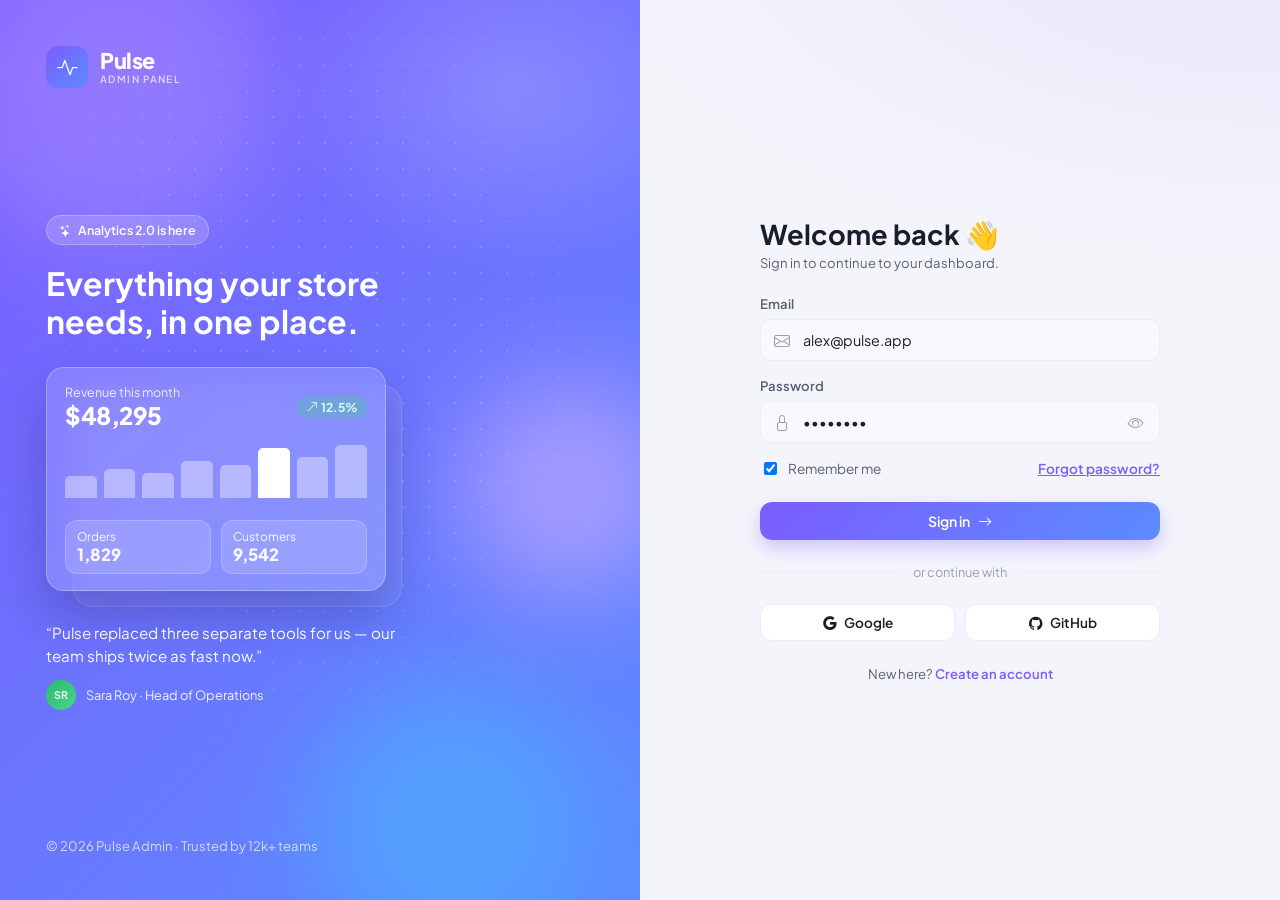
<file: billing.html>
<!DOCTYPE html>
<html lang="en" data-bs-theme="dark">
<head>
  <meta charset="UTF-8" />
  <meta name="viewport" content="width=device-width, initial-scale=1.0" />
  <script>(function(){try { if (localStorage.getItem("pulse-auth") !== "1") { window.location.replace("login.html"); return; } var t = localStorage.getItem("pulse-theme")||((window.matchMedia&&matchMedia("(prefers-color-scheme: light)").matches)?"light":"dark");document.documentElement.setAttribute("data-bs-theme",t);if(localStorage.getItem("pulse-collapsed")==="1"&&window.matchMedia&&matchMedia("(min-width: 992px)").matches)document.documentElement.classList.add("sidebar-collapsed");}catch(e){}})();</script>
  <title>Billing · Pulse Admin</title>
  <link rel="stylesheet" href="https://cdn.jsdelivr.net/npm/bootstrap-icons@1.11.3/font/bootstrap-icons.min.css" />
  <link rel="preconnect" href="https://fonts.googleapis.com" /><link rel="preconnect" href="https://fonts.gstatic.com" crossorigin />
  <link href="https://fonts.googleapis.com/css2?family=Plus+Jakarta+Sans:wght@400;500;600;700;800&display=swap" rel="stylesheet" />
  <link rel="stylesheet" href="css/style.css" />
</head>
<body data-page="billing" data-title="Billing & Plans" data-subtitle="Manage your subscription and invoices.">
  <aside class="sidebar" id="sidebar"></aside>
  <div class="sidebar-overlay" id="sidebarOverlay"></div>
  <div class="main">
    <header class="topbar" id="topbar"></header>
    <main class="content" id="page">

      <div class="grid-3">
        <div class="plan-card"><div class="plan-name">Starter</div><div class="plan-price">$0<small>/mo</small></div><ul><li><i class="bi bi-check-lg"></i> 1 admin seat</li><li><i class="bi bi-check-lg"></i> 100 orders / mo</li><li><i class="bi bi-check-lg"></i> Basic reports</li></ul><button class="btn-soft w-100 justify-content-center">Downgrade</button></div>
        <div class="plan-card active"><span class="chip v plan-tag">Current</span><div class="plan-name">Pro</div><div class="plan-price">$29<small>/mo</small></div><ul><li><i class="bi bi-check-lg"></i> 5 admin seats</li><li><i class="bi bi-check-lg"></i> Unlimited orders</li><li><i class="bi bi-check-lg"></i> Advanced analytics</li><li><i class="bi bi-check-lg"></i> Export &amp; API</li></ul><button class="btn-grad w-100 justify-content-center">Your plan</button></div>
        <div class="plan-card"><div class="plan-name">Enterprise</div><div class="plan-price">$99<small>/mo</small></div><ul><li><i class="bi bi-check-lg"></i> Unlimited seats</li><li><i class="bi bi-check-lg"></i> Dedicated support</li><li><i class="bi bi-check-lg"></i> SSO &amp; audit logs</li></ul><button class="btn-soft w-100 justify-content-center">Upgrade</button></div>
      </div>

      <section class="grid-2">
        <div class="panel">
          <div class="panel-head"><div><h5 class="panel-title">Invoices</h5><p class="panel-sub">Your billing history</p></div></div>
          <div class="table-responsive">
            <table class="table pulse-table align-middle mb-0">
              <thead><tr><th>Invoice</th><th>Date</th><th>Amount</th><th>Status</th><th class="text-end">Action</th></tr></thead>
              <tbody>
                <tr><td class="fw-semibold">INV-2026-011</td><td class="muted">Nov 01, 2026</td><td class="fw-semibold">$29.00</td><td><span class="pill ok">Paid</span></td><td class="text-end"><a href="#" class="btn-ghost">PDF <i class="bi bi-download"></i></a></td></tr>
                <tr><td class="fw-semibold">INV-2026-010</td><td class="muted">Oct 01, 2026</td><td class="fw-semibold">$29.00</td><td><span class="pill ok">Paid</span></td><td class="text-end"><a href="#" class="btn-ghost">PDF <i class="bi bi-download"></i></a></td></tr>
                <tr><td class="fw-semibold">INV-2026-009</td><td class="muted">Sep 01, 2026</td><td class="fw-semibold">$29.00</td><td><span class="pill ok">Paid</span></td><td class="text-end"><a href="#" class="btn-ghost">PDF <i class="bi bi-download"></i></a></td></tr>
              </tbody>
            </table>
          </div>
        </div>
        <div class="panel">
          <div class="panel-head"><div><h5 class="panel-title">Payment Method</h5><p class="panel-sub">Used for renewals</p></div></div>
          <div class="p-thumb ic-violet" style="height:120px;border-radius:14px;align-items:flex-start;padding:16px;justify-content:space-between;display:flex;flex-direction:column">
            <i class="bi bi-credit-card-2-front" style="font-size:1.6rem"></i>
            <div style="font-size:1.1rem;letter-spacing:2px">•••• •••• •••• 6411</div>
          </div>
          <div class="d-flex justify-content-between mt-3"><span class="muted">Visa · expires 08/28</span><a href="#" class="btn-ghost">Update</a></div>
          <div class="menu-divider my-3"></div>
          <div class="setting-row"><div class="sr-info"><strong>Next charge</strong><span>Auto-renews monthly</span></div><b>$29.00 · Dec 1</b></div>
        </div>
      </section>

    </main>
  </div>
  <script src="js/shell.js"></script>
</body>
</html>
</file>
<file: css/style.css>
/* =========================================================
   Pulse Dashboard — custom styles
   Light + Dark theming via [data-bs-theme], fully responsive
   ========================================================= */

:root {
  --sidebar-w: 264px;

  /* Brand gradient */
  --grad: linear-gradient(135deg, #7c5cff 0%, #5b8cff 100%);
  --grad-soft: linear-gradient(135deg, rgba(124,92,255,.14), rgba(91,140,255,.14));

  --violet: #7c5cff;
  --blue:   #5b8cff;
  --green:  #22c55e;
  --amber:  #f59e0b;
  --red:    #ef4444;

  --radius: 20px;
  --radius-sm: 14px;
  --shadow: 0 10px 30px rgba(20, 20, 50, .08);
  --shadow-lg: 0 20px 50px rgba(20, 20, 50, .12);
  --tr: .25s cubic-bezier(.4,0,.2,1);
}

/* ---------- Theme tokens ---------- */
[data-bs-theme="light"] {
  --bg: #f4f5fb;
  --bg-grad: radial-gradient(1200px 600px at 100% -10%, rgba(124,92,255,.10), transparent 60%),
             radial-gradient(1000px 500px at -10% 110%, rgba(91,140,255,.10), transparent 60%);
  --surface: #ffffff;
  --surface-2: #f8f9ff;
  --border: #eceef6;
  --text: #1a1d2b;
  --text-soft: #5a6072;
  --muted: #9aa0b4;
  --sidebar-bg: #ffffff;
}

[data-bs-theme="dark"] {
  --bg: #0c0e18;
  --bg-grad: radial-gradient(1200px 600px at 100% -10%, rgba(124,92,255,.18), transparent 60%),
             radial-gradient(1000px 500px at -10% 110%, rgba(91,140,255,.14), transparent 60%);
  --surface: #151826;
  --surface-2: #1b1f30;
  --border: #242838;
  --text: #f1f2f8;
  --text-soft: #a7adc2;
  --muted: #6b7189;
  --sidebar-bg: #11131f;
}

* { box-sizing: border-box; }

html, body { max-width: 100%; overflow-x: hidden; }

body {
  margin: 0;
  font-family: "Plus Jakarta Sans", system-ui, -apple-system, sans-serif;
  background: var(--bg);
  background-image: var(--bg-grad);
  background-attachment: fixed;
  color: var(--text);
  min-height: 100vh;
  transition: background var(--tr), color var(--tr);
}

/* Let grid/flex children shrink so nothing forces horizontal scroll */
.panel, .stat-card, .main, .content,
.stats-grid > *, .grid-main > *, .grid-bottom > * { min-width: 0; }
canvas { max-width: 100% !important; }

/* =========================================================
   Sidebar
   ========================================================= */
.sidebar {
  position: fixed;
  inset: 0 auto 0 0;
  width: var(--sidebar-w);
  background: var(--sidebar-bg);
  border-right: 1px solid var(--border);
  padding: 22px 16px;
  display: flex;
  flex-direction: column;
  gap: 8px;
  z-index: 1040;
  overflow: hidden;
  transition: width .34s cubic-bezier(.4,0,.2,1),
              transform .3s cubic-bezier(.4,0,.2,1),
              background var(--tr), border-color var(--tr);
}

.sidebar-nav::-webkit-scrollbar { width: 0; height: 0; display: none; }

.sidebar-brand {
  display: flex; align-items: center; gap: 12px;
  padding: 6px 10px 18px;
  overflow: hidden; white-space: nowrap;
}
.brand-logo {
  width: 42px; height: 42px; border-radius: 13px;
  display: grid; place-items: center; flex: none;
  background: var(--grad); color: #fff; font-size: 1.3rem;
  box-shadow: 0 4px 10px rgba(124,92,255,.22);
}
.brand-name { font-size: 1.35rem; font-weight: 800; letter-spacing: -.5px; line-height: 1.1; }
.brand-name small { display: block; font-size: .62rem; font-weight: 600; letter-spacing: .14em;
  text-transform: uppercase; color: var(--muted); margin-top: 2px; }

.sidebar-nav {
  display: flex; flex-direction: column; gap: 4px; flex: 1;
  min-height: 0;            /* let the flex child shrink so it can scroll */
  overflow-y: auto;
  overscroll-behavior: contain;
  scrollbar-width: none;    /* Firefox: hide scrollbar */
  -ms-overflow-style: none; /* old Edge: hide scrollbar */
}
.nav-label {
  font-size: .68rem; text-transform: uppercase; letter-spacing: .14em;
  color: var(--muted); font-weight: 700; margin: 16px 12px 6px;
}
.nav-item {
  display: flex; align-items: center; gap: 13px;
  padding: 11px 14px; border-radius: 12px;
  color: var(--text-soft); text-decoration: none; font-weight: 600;
  font-size: .94rem; position: relative; white-space: nowrap; overflow: hidden;
  transition: background var(--tr), color var(--tr), transform var(--tr);
}
.nav-item i { font-size: 1.1rem; flex: none; }
.nav-item > span:not(.nav-badge),
.brand-name, .brand-name small, .nav-label { transition: opacity .18s ease; }
.nav-item:hover { background: var(--surface-2); color: var(--text); transform: translateX(3px); }
.nav-item.active { background: var(--grad); color: #fff; box-shadow: 0 4px 10px rgba(124,92,255,.22); }
.nav-item.active:hover { transform: none; }
.nav-badge {
  margin-left: auto; background: var(--red); color: #fff;
  font-size: .7rem; font-weight: 700; padding: 1px 8px; border-radius: 20px;
}

.sidebar-upgrade {
  background: var(--grad); color: #fff; border-radius: var(--radius-sm);
  padding: 18px; text-align: center; margin-top: auto;
  position: relative; overflow: hidden;
}
.sidebar-upgrade::before {
  content: ""; position: absolute; top: -40px; right: -40px;
  width: 110px; height: 110px; background: rgba(255,255,255,.15); border-radius: 50%;
}
.sidebar-upgrade i { font-size: 1.6rem; }
.sidebar-upgrade h6 { font-weight: 800; margin: 8px 0 4px; }
.sidebar-upgrade p { font-size: .8rem; opacity: .9; margin-bottom: 12px; }

.sidebar-overlay {
  position: fixed; inset: 0; background: rgba(0,0,0,.5);
  backdrop-filter: blur(2px); opacity: 0; visibility: hidden;
  transition: opacity var(--tr); z-index: 1039;
}
.sidebar-overlay.show { opacity: 1; visibility: visible; }

/* =========================================================
   Main layout
   ========================================================= */
.main {
  margin-left: var(--sidebar-w);
  min-height: 100vh;
  padding-top: var(--topbar-h, 86px);
  transition: margin-left .34s cubic-bezier(.4,0,.2,1);
}

.topbar {
  position: fixed; top: 0; right: 0; left: var(--sidebar-w);
  z-index: 1030;
  display: flex; align-items: center; justify-content: space-between;
  gap: 16px; padding: 18px 28px;
  background: color-mix(in srgb, var(--bg) 82%, transparent);
  backdrop-filter: blur(16px); -webkit-backdrop-filter: blur(16px);
  border-bottom: 1px solid var(--border);
  transition: left .34s cubic-bezier(.4,0,.2,1), background var(--tr), border-color var(--tr);
  animation: fadeDown .55s ease both;
}
.page-title { font-size: 1.3rem; font-weight: 800; margin: 0; letter-spacing: -.4px; }
.page-sub { font-size: .85rem; color: var(--text-soft); margin: 2px 0 0; }

.topbar-actions { display: flex; align-items: center; gap: 12px; }

.search-box {
  display: flex; align-items: center; gap: 8px;
  background: var(--surface); border: 1px solid var(--border);
  padding: 9px 14px; border-radius: 12px; min-width: 240px;
  transition: border-color var(--tr), box-shadow var(--tr);
}
.search-box:focus-within { border-color: var(--violet); box-shadow: 0 0 0 3px rgba(124,92,255,.15); }
.search-box i { color: var(--muted); }
.search-box input { border: 0; outline: 0; background: transparent; color: var(--text); flex: 1; font-size: .9rem; }
.search-box kbd {
  font-size: .68rem; background: var(--surface-2); color: var(--muted);
  padding: 2px 6px; border-radius: 6px; border: 1px solid var(--border);
}

.icon-btn {
  position: relative; width: 42px; height: 42px; border-radius: 12px;
  border: 1px solid var(--border); background: var(--surface);
  color: var(--text-soft); font-size: 1.15rem; cursor: pointer;
  display: grid; place-items: center; transition: all var(--tr);
}
.icon-btn:hover { color: var(--text); border-color: var(--violet); transform: translateY(-2px); }
.icon-btn.sm { width: 34px; height: 34px; font-size: 1rem; }
.icon-btn .dot {
  position: absolute; top: 9px; right: 10px; width: 8px; height: 8px;
  background: var(--red); border-radius: 50%; border: 2px solid var(--surface);
}

.user-chip {
  display: flex; align-items: center; gap: 10px; cursor: pointer;
  padding: 3px 6px 3px 3px; border-radius: 14px; border: 1px solid transparent;
  background: transparent; color: inherit; font: inherit;
  transition: background var(--tr), border-color var(--tr);
}
.user-chip:hover { background: var(--surface-2); border-color: var(--border); }
.avatar {
  width: 42px; height: 42px; border-radius: 12px; display: grid; place-items: center;
  background: var(--grad); color: #fff; font-weight: 700; font-size: .85rem; flex: none;
  box-shadow: 0 6px 14px rgba(124,92,255,.35);
}
.avatar.lg { width: 46px; height: 46px; font-size: .92rem; }
.user-meta { line-height: 1.2; text-align: left; }
.user-meta strong { display: block; font-size: .85rem; font-weight: 700; }
.user-meta span { font-size: .72rem; color: var(--text-soft); }
.chev { font-size: .8rem; color: var(--muted); transition: transform var(--tr); }

/* =========================================================
   Dropdown menus (notifications + profile)
   ========================================================= */
.dropdown { position: relative; }
.menu {
  position: absolute; top: calc(100% + 12px); right: 0;
  width: 320px; max-width: calc(100vw - 32px);
  background: var(--surface); border: 1px solid var(--border);
  border-radius: 18px; box-shadow: var(--shadow-lg);
  padding: 8px; z-index: 1050;
  opacity: 0; visibility: hidden; transform: translateY(-8px) scale(.97);
  transform-origin: top right; transition: opacity .18s ease, transform .18s ease, visibility .18s;
}
.dropdown.open > .menu { opacity: 1; visibility: visible; transform: none; }
.dropdown.open .chev { transform: rotate(180deg); }

.menu-head {
  display: flex; align-items: center; justify-content: space-between;
  padding: 10px 12px 12px; border-bottom: 1px solid var(--border); margin-bottom: 6px;
}
.menu-head strong { font-size: .95rem; font-weight: 700; }
.menu-link { border: 0; background: transparent; color: var(--violet); font: inherit; font-size: .78rem; font-weight: 600; cursor: pointer; }
.menu-link:hover { text-decoration: underline; }

.menu-list { display: flex; flex-direction: column; gap: 2px; max-height: 340px; overflow-y: auto; }

/* Notification rows */
.notif { display: flex; gap: 12px; align-items: flex-start; padding: 10px; border-radius: 12px; text-decoration: none; position: relative; transition: background var(--tr); }
.notif:hover { background: var(--surface-2); }
.n-ico { width: 38px; height: 38px; border-radius: 11px; display: grid; place-items: center; color: #fff; font-size: 1rem; flex: none; }
.n-body p { margin: 0; font-size: .85rem; color: var(--text); line-height: 1.35; }
.n-body b { font-weight: 700; }
.n-body span { font-size: .74rem; color: var(--muted); }
.notif.unread { background: color-mix(in srgb, var(--violet) 7%, transparent); }
.notif.unread::after { content: ""; position: absolute; top: 14px; right: 12px; width: 8px; height: 8px; border-radius: 50%; background: var(--violet); }

.menu-foot { display: block; text-align: center; padding: 11px; margin-top: 6px; border-top: 1px solid var(--border); color: var(--violet); font-size: .84rem; font-weight: 600; text-decoration: none; border-radius: 0 0 12px 12px; }
.menu-foot:hover { background: var(--surface-2); }

/* ---------- Profile menu — premium styling ---------- */
.profile-menu { padding: 0; overflow: hidden; width: 300px; }

/* Gradient header banner */
.profile-banner {
  position: relative; display: flex; align-items: center; gap: 12px; padding: 18px 16px;
  color: #fff; overflow: hidden;
  background:
    radial-gradient(130px 90px at 88% -30%, rgba(255,255,255,.22), transparent 70%),
    linear-gradient(135deg, #7c5cff 0%, #5b8cff 100%);
}
.profile-banner::after {
  content: ""; position: absolute; right: -32px; bottom: -44px;
  width: 120px; height: 120px; background: rgba(255,255,255,.12); border-radius: 50%;
}
.pb-avatar { position: relative; flex: none; z-index: 1; }
.profile-banner .avatar.lg { background: rgba(255,255,255,.22); box-shadow: 0 6px 16px rgba(0,0,0,.22); }
.online {
  position: absolute; right: -2px; bottom: -2px; width: 13px; height: 13px;
  border-radius: 50%; background: #2ee07a; border: 2.5px solid #6a74ff;
  box-shadow: 0 0 0 0 rgba(46,224,122,.6); animation: pulse 1.8s infinite;
}
.pb-info { min-width: 0; z-index: 1; }
.pb-info strong { display: block; font-size: .95rem; font-weight: 800; }
.pb-info span { display: block; font-size: .76rem; opacity: .9; white-space: nowrap; overflow: hidden; text-overflow: ellipsis; }
.pb-badge {
  margin-left: auto; z-index: 1; display: inline-flex; align-items: center; gap: 4px; white-space: nowrap;
  background: rgba(255,255,255,.22); border: 1px solid rgba(255,255,255,.32);
  padding: 4px 9px; border-radius: 20px; font-size: .72rem; font-weight: 700;
}

/* Quick stats strip */
.profile-stats { display: grid; grid-template-columns: repeat(3, 1fr); padding: 12px 8px; border-bottom: 1px solid var(--border); }
.profile-stats > div { text-align: center; position: relative; }
.profile-stats > div + div::before {
  content: ""; position: absolute; left: 0; top: 50%; transform: translateY(-50%);
  width: 1px; height: 26px; background: var(--border);
}
.profile-stats strong { display: block; font-size: 1rem; font-weight: 800; letter-spacing: -.3px; }
.profile-stats span { font-size: .67rem; color: var(--text-soft); text-transform: uppercase; letter-spacing: .06em; }

/* Menu items with icon chips */
.profile-list { padding: 8px; }
.menu-item {
  display: flex; align-items: center; gap: 12px; padding: 9px 12px; border-radius: 12px;
  color: var(--text); text-decoration: none; font-size: .88rem; font-weight: 600;
  transition: background var(--tr), color var(--tr), transform var(--tr);
}
.menu-item:hover { background: var(--surface-2); transform: translateX(3px); }
.mi-ico {
  width: 34px; height: 34px; border-radius: 10px; display: grid; place-items: center;
  color: #fff; font-size: .95rem; flex: none; box-shadow: 0 4px 10px rgba(20,20,50,.14);
}
.mi-arrow { margin-left: auto; font-size: .78rem; color: var(--muted); opacity: 0; transform: translateX(-5px); transition: opacity .18s ease, transform .18s ease; }
.menu-item:hover .mi-arrow { opacity: 1; transform: none; }
.menu-item.logout { color: var(--red); }
.menu-item.logout:hover { background: rgba(239,68,68,.1); }
.ic-red { background: linear-gradient(135deg,#ef4444,#f87171); }

.menu-divider { height: 1px; background: var(--border); margin: 0; }

.content { padding: 26px 28px 40px; display: flex; flex-direction: column; gap: 22px; }

/* =========================================================
   Panels (generic card)
   ========================================================= */
.panel {
  background: var(--surface); border: 1px solid var(--border);
  border-radius: var(--radius); padding: 22px;
  box-shadow: var(--shadow); transition: transform var(--tr), box-shadow var(--tr), background var(--tr), border-color var(--tr);
}
.panel:hover { box-shadow: var(--shadow-lg); }
.panel-head { display: flex; align-items: flex-start; justify-content: space-between; gap: 12px; margin-bottom: 18px; }
.panel-title { font-size: 1.05rem; font-weight: 700; margin: 0; }
.panel-sub { font-size: .82rem; color: var(--text-soft); margin: 3px 0 0; }

/* =========================================================
   Stat cards
   ========================================================= */
.stats-grid {
  display: grid; gap: 18px;
  grid-template-columns: repeat(4, 1fr);
}
.stat-card {
  background: var(--surface); border: 1px solid var(--border);
  border-radius: var(--radius); padding: 20px; position: relative; overflow: hidden;
  box-shadow: var(--shadow); transition: transform var(--tr), box-shadow var(--tr), border-color var(--tr);
}
.stat-card:hover { transform: translateY(-5px); box-shadow: var(--shadow-lg); border-color: color-mix(in srgb, var(--violet) 40%, var(--border)); }
.stat-top { display: flex; align-items: center; justify-content: space-between; margin-bottom: 16px; }
.stat-icon { width: 46px; height: 46px; border-radius: 13px; display: grid; place-items: center; font-size: 1.25rem; color: #fff; }
.ic-violet { background: linear-gradient(135deg,#7c5cff,#9d7bff); }
.ic-blue   { background: linear-gradient(135deg,#5b8cff,#49b7ff); }
.ic-green  { background: linear-gradient(135deg,#22c55e,#4ade80); }
.ic-amber  { background: linear-gradient(135deg,#f59e0b,#fbbf24); }

.trend { font-size: .78rem; font-weight: 700; padding: 4px 9px; border-radius: 20px; display: inline-flex; align-items: center; gap: 3px; }
.trend.up { color: var(--green); background: rgba(34,197,94,.12); }
.trend.down { color: var(--red); background: rgba(239,68,68,.12); }

.stat-value { font-size: 1.85rem; font-weight: 800; margin: 0; letter-spacing: -1px; }
.stat-label { font-size: .85rem; color: var(--text-soft); margin: 4px 0 0; }

.spark { height: 40px; margin: 14px -20px -20px; opacity: .5; }
.spark-violet { background: linear-gradient(180deg, rgba(124,92,255,.35), transparent); }
.spark-blue   { background: linear-gradient(180deg, rgba(91,140,255,.35), transparent); }
.spark-green  { background: linear-gradient(180deg, rgba(34,197,94,.35), transparent); }
.spark-amber  { background: linear-gradient(180deg, rgba(245,158,11,.35), transparent); }

/* =========================================================
   Chart rows
   ========================================================= */
.grid-main { display: grid; grid-template-columns: 1.9fr 1fr; gap: 18px; }
.grid-bottom { display: grid; grid-template-columns: 1.9fr 1fr; gap: 18px; }

.chart-wrap { position: relative; height: 300px; }
.chart-wrap.donut { height: 220px; }

/* Custom chart legend (clean spacing vs Chart.js built-in) */
.chart-legend { display: flex; justify-content: flex-end; flex-wrap: wrap; gap: 20px; margin: -2px 0 12px; font-size: .82rem; font-weight: 600; color: var(--text-soft); }
.chart-legend span { display: inline-flex; align-items: center; gap: 8px; }
.lg-dot { width: 10px; height: 10px; border-radius: 50%; display: inline-block; flex: none; }
.lg-dash { width: 15px; height: 3px; border-radius: 3px; }

.seg { display: inline-flex; background: var(--surface-2); border-radius: 11px; padding: 4px; gap: 2px; }
.seg-btn {
  border: 0; background: transparent; color: var(--text-soft);
  font-size: .8rem; font-weight: 600; padding: 6px 14px; border-radius: 8px; cursor: pointer; transition: all var(--tr);
}
.seg-btn.active { background: var(--surface); color: var(--text); box-shadow: var(--shadow); }

.donut-center {
  position: absolute; inset: 0; display: grid; place-content: center; text-align: center; pointer-events: none;
}
.donut-center strong { font-size: 1.6rem; font-weight: 800; display: block; }
.donut-center span { font-size: .78rem; color: var(--text-soft); }

.legend { list-style: none; padding: 0; margin: 16px 0 0; display: grid; grid-template-columns: 1fr 1fr; gap: 10px; }
.legend li { display: flex; align-items: center; gap: 8px; font-size: .85rem; color: var(--text-soft); min-width: 0; }
.legend b { margin-left: auto; color: var(--text); white-space: nowrap; }
.legend span { width: 10px; height: 10px; border-radius: 4px; flex: none; }
.legend .d1 { background: #7c5cff; } .legend .d2 { background: #5b8cff; }
.legend .d3 { background: #22c55e; } .legend .d4 { background: #f59e0b; }

/* =========================================================
   Table
   ========================================================= */
.btn-ghost {
  border: 0; background: transparent; color: var(--violet); font-weight: 600;
  font-size: .85rem; cursor: pointer; display: inline-flex; align-items: center; gap: 5px; transition: gap var(--tr);
}
.btn-ghost:hover { gap: 9px; }

.pulse-table { color: var(--text); --bs-table-bg: transparent; }
.pulse-table thead th {
  color: var(--muted); font-size: .72rem; text-transform: uppercase; letter-spacing: .08em;
  font-weight: 700; border-bottom: 1px solid var(--border); padding-bottom: 12px;
}
.pulse-table tbody td { border-bottom: 1px solid var(--border); padding: 14px 8px; font-size: .9rem; }
.pulse-table tbody tr:last-child td { border-bottom: 0; }
.pulse-table tbody tr { transition: background var(--tr); }
.pulse-table tbody tr:hover { background: var(--surface-2); }
.muted { color: var(--muted); }

.cust { display: flex; align-items: center; gap: 10px; font-weight: 600; }
.c-ava { width: 34px; height: 34px; border-radius: 10px; display: grid; place-items: center; color: #fff; font-size: .72rem; font-weight: 700; }
.a1 { background: linear-gradient(135deg,#7c5cff,#9d7bff); }
.a2 { background: linear-gradient(135deg,#5b8cff,#49b7ff); }
.a3 { background: linear-gradient(135deg,#22c55e,#4ade80); }
.a4 { background: linear-gradient(135deg,#f59e0b,#fbbf24); }
.a5 { background: linear-gradient(135deg,#ec4899,#f472b6); }

.pill { font-size: .74rem; font-weight: 700; padding: 4px 11px; border-radius: 20px; }
.pill.ok   { color: var(--green); background: rgba(34,197,94,.12); }
.pill.wait { color: var(--amber); background: rgba(245,158,11,.12); }
.pill.fail { color: var(--red);   background: rgba(239,68,68,.12); }

/* =========================================================
   Goals panel
   ========================================================= */
.goal-ring { position: relative; width: 150px; margin: 4px auto 22px; }
.goal-ring svg { width: 150px; height: 150px; transform: rotate(-90deg); }
.ring-bg { fill: none; stroke: var(--surface-2); stroke-width: 11; }
.ring-fg {
  fill: none; stroke: url(#g); stroke-width: 11; stroke-linecap: round;
  stroke-dasharray: 327; stroke-dashoffset: 327;
  transition: stroke-dashoffset 1.4s cubic-bezier(.4,0,.2,1);
  stroke: var(--violet);
}
.ring-text { position: absolute; inset: 0; display: grid; place-content: center; text-align: center; }
.ring-text strong { font-size: 1.7rem; font-weight: 800; }
.ring-text span { font-size: .78rem; color: var(--text-soft); }

.goal-list { display: flex; flex-direction: column; gap: 16px; }
.goal-row { display: flex; justify-content: space-between; font-size: .85rem; margin-bottom: 7px; }
.goal-row span { color: var(--text-soft); display: inline-flex; align-items: center; gap: 6px; }
.goal-row b { font-weight: 700; }
.bar { height: 8px; background: var(--surface-2); border-radius: 20px; overflow: hidden; }
.bar i { display: block; height: 100%; border-radius: 20px; background: var(--grad); width: 0; transition: width 1.2s cubic-bezier(.4,0,.2,1); }
.bar i.g2 { background: linear-gradient(135deg,#22c55e,#4ade80); }
.bar i.g3 { background: linear-gradient(135deg,#f59e0b,#fbbf24); }

/* =========================================================
   Footer
   ========================================================= */
.foot {
  display: flex; justify-content: space-between; flex-wrap: wrap; gap: 8px;
  padding: 6px 2px; font-size: .82rem; color: var(--muted);
}
.live-dot { display: inline-block; width: 8px; height: 8px; border-radius: 50%; background: var(--green); margin-left: 4px; animation: pulse 1.6s infinite; }
@keyframes pulse { 0%,100% { box-shadow: 0 0 0 0 rgba(34,197,94,.6); } 50% { box-shadow: 0 0 0 6px rgba(34,197,94,0); } }

/* ---------- Load / entrance animations ---------- */
@keyframes rise     { from { opacity: 0; transform: translateY(18px); }  to { opacity: 1; transform: none; } }
@keyframes fadeDown { from { opacity: 0; transform: translateY(-16px); } to { opacity: 1; transform: none; } }
@keyframes slideIn  { from { opacity: 0; transform: translateX(-14px); } to { opacity: 1; transform: none; } }
@keyframes fadeIn   { from { opacity: 0; } to { opacity: 1; } }

/* Content cards cascade up */
.stat-card, .panel { animation: rise .6s cubic-bezier(.4,0,.2,1) both; }
.stat-card:nth-child(1){ animation-delay:.10s } .stat-card:nth-child(2){ animation-delay:.17s }
.stat-card:nth-child(3){ animation-delay:.24s } .stat-card:nth-child(4){ animation-delay:.31s }
.grid-main  .panel:nth-child(1){ animation-delay:.38s } .grid-main  .panel:nth-child(2){ animation-delay:.45s }
.grid-bottom .panel:nth-child(1){ animation-delay:.52s } .grid-bottom .panel:nth-child(2){ animation-delay:.59s }
.foot { animation: fadeIn .8s ease .7s both; }

/* Sidebar brand + nav items slide in */
.sidebar-brand { animation: slideIn .5s ease both; }
.sidebar-nav a { animation: slideIn .5s cubic-bezier(.4,0,.2,1) both; }
.sidebar-nav a:nth-of-type(1){ animation-delay:.12s } .sidebar-nav a:nth-of-type(2){ animation-delay:.17s }
.sidebar-nav a:nth-of-type(3){ animation-delay:.22s } .sidebar-nav a:nth-of-type(4){ animation-delay:.27s }
.sidebar-nav a:nth-of-type(5){ animation-delay:.32s } .sidebar-nav a:nth-of-type(6){ animation-delay:.37s }
.sidebar-nav a:nth-of-type(7){ animation-delay:.42s } .sidebar-nav a:nth-of-type(8){ animation-delay:.47s }
.sidebar-nav a:nth-of-type(9){ animation-delay:.52s }
.sidebar-upgrade { animation: rise .6s ease .55s both; }

/* =========================================================
   Collapsed sidebar (desktop icon-rail)
   ========================================================= */
@media (min-width: 992px) {
  .sidebar-collapsed .sidebar { width: 86px; }
  .sidebar-collapsed .main    { margin-left: 86px; }
  .sidebar-collapsed .topbar  { left: 86px; }

  /* Labels are removed from layout (not just faded) so the icons can sit
     dead-centre in the rail — a faded label still reserves its width and
     shoves every icon off-centre. */
  .sidebar-collapsed .brand-name,
  .sidebar-collapsed .nav-item > span:not(.nav-badge) { display: none; }

  /* Group headings collapse to a slim gap that still separates the sections */
  .sidebar-collapsed .nav-label {
    height: 0; margin: 10px 0 0; padding: 0;
    opacity: 0; overflow: hidden;
  }

  /* Brand: centre the (non-shrinking) logo */
  .sidebar-collapsed .sidebar-brand {
    justify-content: center; gap: 0; padding: 6px 0 18px;
  }

  /* Nav rows become centred square tiles — icon centred, tidy active pill */
  .sidebar-collapsed .sidebar-nav { align-items: center; }
  .sidebar-collapsed .nav-item {
    width: 48px; height: 48px; padding: 0; gap: 0;
    justify-content: center;
  }
  .sidebar-collapsed .nav-item:hover { transform: none; }

  /* Badge shrinks to a dot in the tile's top-right corner */
  .sidebar-collapsed .nav-badge {
    position: absolute; top: 6px; right: 8px; margin: 0;
    width: 9px; height: 9px; padding: 0; border-radius: 50%;
    font-size: 0; line-height: 0;
  }

  /* Upgrade card becomes a centred icon-only tile. The Upgrade label carries
     Bootstrap's `.d-block { display:block !important }`, so hiding it needs
     !important to win. */
  .sidebar-collapsed .sidebar-upgrade h6,
  .sidebar-collapsed .sidebar-upgrade p,
  .sidebar-collapsed .sidebar-upgrade .btn { display: none !important; }
  .sidebar-collapsed .sidebar-upgrade {
    width: 48px; margin: auto auto 0; padding: 14px 0;
    display: grid; place-items: center; border-radius: 16px;
  }
  .sidebar-collapsed .sidebar-upgrade i { font-size: 1.5rem; }
  .sidebar-collapsed .sidebar-upgrade::before { display: none; }
}

/* =========================================================
   Short viewports (laptops) — compress the sidebar so the whole
   column, Go Pro card included, fits without being clipped.
   The hidden overflow scroll stays as a fallback for anything
   even shorter.
   ========================================================= */
@media (min-width: 992px) and (max-height: 860px) {
  .sidebar { padding: 14px 14px; gap: 2px; }
  .sidebar-brand { padding: 2px 10px 12px; }
  .brand-logo { width: 38px; height: 38px; border-radius: 11px; font-size: 1.15rem; }
  .sidebar-nav { gap: 2px; }
  .nav-label { margin: 9px 12px 3px; }
  .nav-item { padding: 8px 14px; }
  .sidebar-upgrade { padding: 13px; }
  .sidebar-upgrade i { font-size: 1.35rem; }
  .sidebar-upgrade h6 { margin: 5px 0 2px; }
  .sidebar-upgrade p { margin-bottom: 9px; font-size: .76rem; }
}

@media (min-width: 992px) and (max-height: 720px) {
  .sidebar { padding: 10px 14px; }
  .sidebar-brand { padding: 2px 10px 8px; }
  .nav-label { margin: 6px 12px 2px; }
  .nav-item { padding: 6px 14px; }
  .sidebar-upgrade { padding: 11px; }
  .sidebar-upgrade p { margin-bottom: 7px; }
}

/* =========================================================
   Responsive
   ========================================================= */
@media (max-width: 1200px) {
  .grid-main, .grid-bottom { grid-template-columns: 1fr; }
  .stats-grid { grid-template-columns: repeat(2, 1fr); }
}

@media (max-width: 991px) {
  .sidebar { transform: translateX(-100%); }
  .sidebar.show { transform: translateX(0); box-shadow: var(--shadow-lg); }
  .main { margin-left: 0; }
  .topbar { left: 0; }
}

@media (max-width: 640px) {
  .topbar { padding: 12px 14px; gap: 10px; }
  .topbar > div:first-child { min-width: 0; gap: 10px !important; }
  .topbar > div:first-child > div { min-width: 0; }
  .page-sub { display: none; }                 /* drop the long subtitle on phones */
  .page-title { font-size: 1.05rem; white-space: nowrap; overflow: hidden; text-overflow: ellipsis; }
  .topbar-actions { gap: 8px; }
  .icon-btn { width: 38px; height: 38px; font-size: 1.05rem; }
  .user-chip .avatar { width: 38px; height: 38px; }
  .content { padding: 18px 16px 30px; }
  .stats-grid { grid-template-columns: 1fr; }
  .panel, .stat-card { padding: 18px; }
  .seg-btn { padding: 6px 10px; }
  .foot { flex-direction: column; text-align: center; }

  /* Dropdowns: a 320px menu hung off a button near the right edge overflows
     the left of a phone screen (the notifications panel got clipped). Pin them
     below the topbar and let them span the viewport with 12px gutters, so they
     fit no matter which button opened them. --topbar-h is set by shell.js. */
  .menu {
    position: fixed;
    top: calc(var(--topbar-h, 64px) + 8px);
    left: 12px; right: 12px;
    width: auto; max-width: none;
    transform-origin: top center;
  }
  .profile-menu { width: auto; }
  .menu-list { max-height: calc(100vh - var(--topbar-h, 64px) - 96px); }
}

/* =========================================================
   Shared page components (multi-page)
   ========================================================= */
.section-head { display: flex; align-items: center; justify-content: space-between; gap: 14px; flex-wrap: wrap; margin-bottom: 4px; }
.section-head h4 { font-size: 1.15rem; font-weight: 800; margin: 0; letter-spacing: -.4px; }
.section-head p { font-size: .85rem; color: var(--text-soft); margin: 2px 0 0; }

.btn-grad { border: 0; background: var(--grad); color: #fff; font-weight: 600; font-size: .88rem; padding: 10px 18px; border-radius: 12px; cursor: pointer; display: inline-flex; align-items: center; gap: 8px; box-shadow: 0 8px 18px rgba(124,92,255,.32); transition: transform var(--tr), box-shadow var(--tr); text-decoration: none; }
.btn-grad:hover { transform: translateY(-2px); box-shadow: 0 12px 24px rgba(124,92,255,.4); color: #fff; }
.btn-soft { border: 1px solid var(--border); background: var(--surface); color: var(--text); font-weight: 600; font-size: .85rem; padding: 9px 15px; border-radius: 11px; cursor: pointer; display: inline-flex; align-items: center; gap: 7px; transition: all var(--tr); text-decoration: none; }
.btn-soft:hover { border-color: var(--violet); color: var(--text); transform: translateY(-2px); }

.toolbar { display: flex; align-items: center; justify-content: space-between; gap: 12px; flex-wrap: wrap; margin-bottom: 16px; }
.toolbar .search-box { min-width: 220px; }

.filter-tabs { display: inline-flex; background: var(--surface-2); border-radius: 12px; padding: 4px; gap: 2px; flex-wrap: wrap; }
.filter-tabs button { border: 0; background: transparent; color: var(--text-soft); font: inherit; font-size: .82rem; font-weight: 600; padding: 7px 14px; border-radius: 9px; cursor: pointer; transition: all var(--tr); }
.filter-tabs button.active { background: var(--surface); color: var(--text); box-shadow: var(--shadow); }

.chip { display: inline-flex; align-items: center; gap: 5px; font-size: .74rem; font-weight: 700; padding: 4px 10px; border-radius: 20px; background: var(--surface-2); color: var(--text-soft); }
.chip.v { color: var(--violet); background: rgba(124,92,255,.12); }
.chip.g { color: var(--green); background: rgba(34,197,94,.12); }
.chip.a { color: var(--amber); background: rgba(245,158,11,.12); }
.chip.b { color: var(--blue); background: rgba(91,140,255,.12); }

.grid-3 { display: grid; grid-template-columns: repeat(3, 1fr); gap: 18px; }
.grid-2 { display: grid; grid-template-columns: 2fr 1fr; gap: 18px; align-items: start; }
.grid-4 { display: grid; grid-template-columns: repeat(4, 1fr); gap: 18px; }

/* Product cards */
.product-card { background: var(--surface); border: 1px solid var(--border); border-radius: var(--radius); overflow: hidden; box-shadow: var(--shadow); transition: transform var(--tr), box-shadow var(--tr); }
.product-card:hover { transform: translateY(-5px); box-shadow: var(--shadow-lg); }
.p-thumb { height: 140px; display: grid; place-items: center; font-size: 3rem; color: #fff; position: relative; }
.p-thumb .p-stock { position: absolute; top: 12px; right: 12px; }
/* High-contrast stock badge — readable on any coloured thumbnail */
.p-thumb .pill { background: rgba(255,255,255,.95); box-shadow: 0 2px 8px rgba(0,0,0,.2); font-weight: 700; backdrop-filter: blur(4px); }
.p-thumb .pill.ok   { color: #15803d; }
.p-thumb .pill.wait { color: #b45309; }
.p-thumb .pill.fail { color: #b91c1c; }
.p-body { padding: 16px; }
.p-body h6 { font-weight: 700; margin: 0 0 2px; font-size: .98rem; }
.p-cat { font-size: .78rem; color: var(--muted); }
.p-foot { display: flex; align-items: center; justify-content: space-between; margin-top: 12px; }
.p-price { font-size: 1.15rem; font-weight: 800; }

/* Toggle switch */
.switch { position: relative; display: inline-block; width: 44px; height: 25px; flex: none; }
.switch input { opacity: 0; width: 0; height: 0; }
.switch span { position: absolute; inset: 0; cursor: pointer; background: var(--surface-2); border: 1px solid var(--border); border-radius: 30px; transition: var(--tr); }
.switch span::before { content: ""; position: absolute; height: 17px; width: 17px; left: 3px; top: 3px; background: #fff; border-radius: 50%; transition: var(--tr); box-shadow: 0 1px 3px rgba(0,0,0,.3); }
.switch input:checked + span { background: var(--grad); border-color: transparent; }
.switch input:checked + span::before { transform: translateX(19px); }

/* Settings / form rows */
.setting-row { display: flex; align-items: center; justify-content: space-between; gap: 16px; padding: 16px 0; border-bottom: 1px solid var(--border); }
.setting-row:last-child { border-bottom: 0; }
.setting-row .sr-info strong { display: block; font-size: .92rem; font-weight: 700; }
.setting-row .sr-info span { font-size: .82rem; color: var(--text-soft); }

.field { margin-bottom: 16px; }
.field label { display: block; font-size: .82rem; font-weight: 600; color: var(--text-soft); margin-bottom: 7px; }
.input, .select, textarea.input { width: 100%; background: var(--surface-2); border: 1px solid var(--border); border-radius: 11px; padding: 11px 14px; color: var(--text); font: inherit; font-size: .9rem; transition: border-color var(--tr), box-shadow var(--tr); }
.input:focus, .select:focus, textarea.input:focus { outline: 0; border-color: var(--violet); box-shadow: 0 0 0 3px rgba(124,92,255,.15); }
.form-grid { display: grid; grid-template-columns: 1fr 1fr; gap: 0 18px; }

/* FAQ (native details) */
.faq { border: 1px solid var(--border); border-radius: 14px; margin-bottom: 10px; overflow: hidden; background: var(--surface); }
.faq summary { padding: 15px 18px; font-weight: 600; font-size: .92rem; cursor: pointer; list-style: none; display: flex; align-items: center; justify-content: space-between; }
.faq summary::-webkit-details-marker { display: none; }
.faq summary::after { content: "\F282"; font-family: "bootstrap-icons"; color: var(--muted); transition: transform var(--tr); }
.faq[open] summary::after { transform: rotate(180deg); }
.faq p { padding: 0 18px 16px; margin: 0; color: var(--text-soft); font-size: .88rem; line-height: 1.6; }

/* Roles / permission matrix */
.perm-yes { color: var(--green); font-size: 1.1rem; }
.perm-no { color: var(--muted); font-size: 1.1rem; opacity: .5; }

/* Plan cards (billing) */
.plan-card { border: 1.5px solid var(--border); border-radius: var(--radius); padding: 22px; background: var(--surface); position: relative; transition: transform var(--tr), border-color var(--tr); }
.plan-card:hover { transform: translateY(-4px); }
.plan-card.active { border-color: var(--violet); box-shadow: 0 0 0 4px rgba(124,92,255,.12); }
.plan-card .plan-name { font-size: .78rem; font-weight: 700; text-transform: uppercase; letter-spacing: .08em; color: var(--text-soft); }
.plan-price { font-size: 2.2rem; font-weight: 800; margin: 8px 0; letter-spacing: -1px; }
.plan-price small { font-size: .9rem; font-weight: 600; color: var(--muted); }
.plan-card ul { list-style: none; padding: 0; margin: 14px 0; display: flex; flex-direction: column; gap: 9px; }
.plan-card li { display: flex; align-items: center; gap: 9px; font-size: .86rem; color: var(--text-soft); }
.plan-card li i { color: var(--green); }
.plan-tag { position: absolute; top: 18px; right: 18px; }

/* Profile page */
.profile-cover { height: 150px; border-radius: var(--radius) var(--radius) 0 0; background: radial-gradient(200px 120px at 85% -20%, rgba(255,255,255,.2), transparent 70%), var(--grad); position: relative; }
.profile-top { padding: 18px 24px 22px; display: flex; align-items: flex-end; gap: 18px; flex-wrap: wrap; }
.p-avatar-xl { width: 96px; height: 96px; margin-top: -66px; border-radius: 26px; background: var(--grad); color: #fff; display: grid; place-items: center; font-size: 2rem; font-weight: 800; border: 4px solid var(--surface); box-shadow: var(--shadow-lg); flex: none; }
.timeline { position: relative; padding-left: 22px; }
.timeline::before { content: ""; position: absolute; left: 6px; top: 6px; bottom: 6px; width: 2px; background: var(--border); }
.tl-item { position: relative; padding: 0 0 18px 8px; }
.tl-item::before { content: ""; position: absolute; left: -22px; top: 4px; width: 12px; height: 12px; border-radius: 50%; background: var(--violet); border: 3px solid var(--surface); }
.tl-item p { margin: 0; font-size: .88rem; }
.tl-item span { font-size: .76rem; color: var(--muted); }

/* Auth / login (standalone page) */
.auth-wrap { min-height: 100vh; display: grid; grid-template-columns: 1fr 1fr; }
.auth-side { position: relative; overflow: hidden; color: #fff; padding: 48px; display: flex; flex-direction: column; justify-content: space-between;
  background: radial-gradient(400px 300px at 80% 10%, rgba(255,255,255,.18), transparent 60%), var(--grad); }
.auth-side::after { content: ""; position: absolute; right: -80px; bottom: -80px; width: 280px; height: 280px; border-radius: 50%; background: rgba(255,255,255,.1); }
.auth-form { display: flex; align-items: center; justify-content: center; padding: 40px 24px; }
.auth-card { width: 100%; max-width: 400px; }
.auth-feature { display: flex; gap: 14px; align-items: flex-start; margin-bottom: 20px; z-index: 1; position: relative; }
.auth-feature .af-ico { width: 40px; height: 40px; border-radius: 12px; display: grid; place-items: center; background: rgba(255,255,255,.18); border: 1px solid rgba(255,255,255,.25); font-size: 1.15rem; flex: none; }

/* ---- Creative auth background ---- */
.auth-side { z-index: 0; }
.auth-side > * { position: relative; z-index: 2; }
.auth-blobs { position: absolute; inset: 0; z-index: 0; overflow: hidden; }
.blob { position: absolute; border-radius: 50%; filter: blur(50px); opacity: .55; animation: floaty 14s ease-in-out infinite; }
.blob.b1 { width: 320px; height: 320px; background: #a78bff; top: -70px; left: -50px; }
.blob.b2 { width: 280px; height: 280px; background: #49b7ff; bottom: -60px; right: 8%; animation-delay: -5s; }
.blob.b3 { width: 220px; height: 220px; background: #d8b4fe; top: 42%; right: -40px; animation-delay: -9s; }
@keyframes floaty { 0%,100% { transform: translate(0,0) scale(1); } 50% { transform: translate(24px,-34px) scale(1.12); } }
.auth-dots { position: absolute; inset: 0; z-index: 1; background-image: radial-gradient(rgba(255,255,255,.18) 1px, transparent 1px); background-size: 26px 26px; -webkit-mask-image: radial-gradient(70% 70% at 50% 40%, #000 30%, transparent 75%); mask-image: radial-gradient(70% 70% at 50% 40%, #000 30%, transparent 75%); }
.auth-side::after { display: none; }

/* ---- Glass preview card ---- */
.auth-glass {
  position: relative; align-self: flex-start; margin: 4px 0 26px;
  display: inline-flex; flex-direction: column; gap: 10px; min-width: 240px;
  backdrop-filter: blur(14px); -webkit-backdrop-filter: blur(14px);
  background: rgba(255,255,255,.14); border: 1px solid rgba(255,255,255,.28);
  border-radius: 18px; padding: 16px 18px; color: #fff;
  box-shadow: 0 24px 50px rgba(30,20,80,.28); animation: cardfloat 6s ease-in-out infinite;
}
@keyframes cardfloat { 0%,100% { transform: translateY(0); } 50% { transform: translateY(-9px); } }
.ag-top { display: flex; align-items: center; justify-content: space-between; gap: 16px; }
.ag-label { font-size: .78rem; opacity: .85; }
.ag-value { font-size: 1.5rem; font-weight: 800; letter-spacing: -.5px; }
.ag-trend { font-size: .76rem; font-weight: 700; background: rgba(46,224,122,.25); color: #d6ffe6; padding: 3px 9px; border-radius: 20px; display: inline-flex; align-items: center; gap: 3px; }
.ag-spark { width: 100%; height: 36px; }
.ag-avatars { display: flex; align-items: center; margin-top: 2px; }
.ag-avatars span { width: 26px; height: 26px; border-radius: 50%; border: 2px solid rgba(255,255,255,.6); margin-left: -8px; display: grid; place-items: center; font-size: .62rem; font-weight: 700; color: #fff; }
.ag-avatars span:first-child { margin-left: 0; }
.ag-avatars small { margin-left: 10px; font-size: .74rem; opacity: .85; }

/* ---- Form side polish ---- */
.auth-card h3 { font-size: 1.7rem; }
.input-icon { position: relative; }
.input-icon > .ii { position: absolute; left: 14px; top: 50%; transform: translateY(-50%); color: var(--muted); font-size: 1rem; pointer-events: none; }
.input-icon .input { padding-left: 42px; }
.pw-toggle { position: absolute; right: 10px; top: 50%; transform: translateY(-50%); background: none; border: 0; color: var(--muted); cursor: pointer; font-size: 1rem; padding: 6px; border-radius: 8px; }
.pw-toggle:hover { color: var(--text); }
.btn-grad.shimmer { position: relative; overflow: hidden; }
.btn-grad.shimmer::after { content: ""; position: absolute; top: 0; left: -120%; width: 60%; height: 100%; background: linear-gradient(100deg, transparent, rgba(255,255,255,.35), transparent); transform: skewX(-20deg); transition: left .6s ease; }
.btn-grad.shimmer:hover::after { left: 130%; }
.social-row { display: grid; grid-template-columns: 1fr 1fr; gap: 10px; }
.auth-badge { display: inline-flex; align-items: center; gap: 7px; background: rgba(255,255,255,.16); border: 1px solid rgba(255,255,255,.26); padding: 6px 12px; border-radius: 20px; font-size: .78rem; font-weight: 600; margin-bottom: 20px; }

/* =========================================================
   Modern centered-card login (floating card on live backdrop)
   ========================================================= */
.auth-stage {
  min-height: 100vh; min-height: 100dvh; display: grid; place-items: center;
  padding: 24px; position: relative; overflow: hidden;
  background: var(--bg); background-image: var(--bg-grad); background-attachment: fixed;
}
/* soft brand glows (violet + blue) — same palette as the dashboard, gently drifting */
.auth-stage::before {
  content: ""; position: absolute; inset: -20%; z-index: 0; filter: blur(60px);
  background:
    radial-gradient(42% 42% at 24% 24%, rgba(124,92,255,.38), transparent 62%),
    radial-gradient(46% 46% at 80% 78%, rgba(91,140,255,.32), transparent 62%);
  animation: meshmove 22s ease-in-out infinite;
}
@keyframes meshmove { 0%,100% { transform: translate(0,0) scale(1); } 50% { transform: translate(2%,-2%) scale(1.06); } }
.auth-stage::after { display: none; }
.auth-card2 {
  position: relative; z-index: 2; width: 100%; max-width: 440px;
  background: var(--surface); border: 1px solid var(--border); border-radius: 26px;
  padding: 38px 34px 32px; box-shadow: 0 40px 100px rgba(8,6,35,.55);
  animation: cardIn .6s cubic-bezier(.4,0,.2,1) both;
}
@keyframes cardIn { from { opacity: 0; transform: translateY(22px) scale(.98); } to { opacity: 1; transform: none; } }
.ac-logo { width: 54px; height: 54px; margin: 0 auto 18px; border-radius: 16px; display: grid; place-items: center; background: var(--grad); color: #fff; font-size: 1.5rem; box-shadow: 0 12px 26px rgba(124,92,255,.45); }
.ac-badge { display: inline-flex; align-items: center; gap: 6px; margin: 0 auto 16px; padding: 5px 12px; border-radius: 20px; font-size: .74rem; font-weight: 700; color: var(--violet); background: color-mix(in srgb, var(--violet) 12%, transparent); border: 1px solid color-mix(in srgb, var(--violet) 25%, transparent); }
@media (max-width: 480px) { .auth-card2 { padding: 28px 22px; border-radius: 20px; } }

/* =========================================================
   Polished split login — left showcase panel with depth
   ========================================================= */
.auth-side { padding: 46px; }
.auth-preview { position: relative; max-width: 340px; margin: 10px 0 30px; z-index: 2; }
.prev-back { position: absolute; left: 26px; right: -16px; top: 18px; bottom: -16px; background: rgba(255,255,255,.07); border: 1px solid rgba(255,255,255,.14); border-radius: 20px; }
.auth-preview .auth-glass { position: relative; margin: 0; width: 100%; animation: cardfloat 6s ease-in-out infinite; }
.ag-bars { display: flex; align-items: flex-end; gap: 7px; height: 56px; margin-top: 2px; }
.ag-bars span { flex: 1; background: rgba(255,255,255,.38); border-radius: 5px 5px 0 0; }
.ag-bars span.hi { background: #fff; }
.prev-stats { display: flex; gap: 10px; margin-top: 12px; }
.prev-stats > span { flex: 1; background: rgba(255,255,255,.14); border: 1px solid rgba(255,255,255,.22); border-radius: 12px; padding: 8px 11px; font-size: .74rem; opacity: .95; }
.prev-stats b { display: block; font-size: 1.05rem; font-weight: 800; }

.auth-quote { position: relative; z-index: 2; max-width: 360px; }
.auth-quote p { font-size: .95rem; line-height: 1.55; margin: 0 0 12px; opacity: .96; }
.aq-by { display: flex; align-items: center; gap: 10px; font-size: .8rem; opacity: .9; }
.aq-by .aq-ava { width: 30px; height: 30px; border-radius: 50%; display: grid; place-items: center; font-size: .66rem; font-weight: 700; color: #fff; flex: none; }

@media (max-width: 991px) { .auth-wrap { grid-template-columns: 1fr; } .auth-side { display: none; } }
@media (max-width: 1100px) { .grid-4 { grid-template-columns: repeat(2, 1fr); } }
@media (max-width: 991px) { .grid-2 { grid-template-columns: 1fr; } .grid-3 { grid-template-columns: repeat(2, 1fr); } .form-grid { grid-template-columns: 1fr; } }
@media (max-width: 640px) { .grid-3, .grid-4 { grid-template-columns: 1fr; } }

/* =========================================================
   Minimal reboot + utility layer (replaces Bootstrap CSS)
   Only the handful of helpers actually used across the pages.
   ========================================================= */
h1,h2,h3,h4,h5,h6 { margin: 0 0 .5rem; line-height: 1.2; }
p { margin: 0 0 1rem; }
ul { margin: 0; }
button { font-family: inherit; }
img, svg { vertical-align: middle; }
table { width: 100%; border-collapse: collapse; }

/* display */
.d-none { display: none !important; }
.d-block { display: block !important; }
.d-flex { display: flex !important; }
.d-grid { display: grid !important; }
.d-inline-grid { display: inline-grid !important; }

/* flex helpers */
.flex-column { flex-direction: column !important; }
.flex-wrap { flex-wrap: wrap !important; }
.flex-grow-1 { flex-grow: 1 !important; }
.align-items-center { align-items: center !important; }
.align-items-end { align-items: flex-end !important; }
.align-items-start { align-items: flex-start !important; }
.justify-content-center { justify-content: center !important; }
.justify-content-between { justify-content: space-between !important; }

/* gaps */
.gap-1 { gap: .25rem !important; }
.gap-2 { gap: .5rem !important; }
.gap-3 { gap: 1rem !important; }
.gap-4 { gap: 1.5rem !important; }

/* margins */
.mb-0 { margin-bottom: 0 !important; }
.mb-1 { margin-bottom: .25rem !important; }
.mb-2 { margin-bottom: .5rem !important; }
.mb-3 { margin-bottom: 1rem !important; }
.mb-4 { margin-bottom: 1.5rem !important; }
.mt-3 { margin-top: 1rem !important; }
.mt-4 { margin-top: 1.5rem !important; }
.my-3 { margin-top: 1rem !important; margin-bottom: 1rem !important; }
.my-4 { margin-top: 1.5rem !important; margin-bottom: 1.5rem !important; }
.mx-auto { margin-left: auto !important; margin-right: auto !important; }
.pb-2 { padding-bottom: .5rem !important; }
.pb-3 { padding-bottom: 1rem !important; }

/* sizing + text */
.w-100 { width: 100% !important; }
.text-center { text-align: center !important; }
.text-end { text-align: right !important; }
.text-start { text-align: left !important; }
.fw-semibold { font-weight: 600 !important; }
.fw-bold { font-weight: 700 !important; }
.align-middle { vertical-align: middle !important; }

/* table scroll wrapper */
.table-responsive { display: block; width: 100%; overflow-x: auto; -webkit-overflow-scrolling: touch; }

/* small buttons (sidebar upgrade) */
.btn { display: inline-block; font-weight: 600; text-align: center; padding: 9px 14px; border-radius: 10px; border: 0; cursor: pointer; font-size: .85rem; text-decoration: none; line-height: 1.2; }
.btn-sm { padding: 7px 12px; font-size: .82rem; }
.btn-light { background: #fff; color: #1a1d2b; }

/* responsive display helpers */
@media (min-width: 768px)  { .d-md-flex { display: flex !important; } }
@media (min-width: 992px)  { .d-lg-flex { display: flex !important; } .d-lg-none { display: none !important; } }
@media (min-width: 1200px) { .d-xl-block { display: block !important; } }

@media (prefers-reduced-motion: reduce) {
  * { animation: none !important; transition: none !important; }
}
</file>
